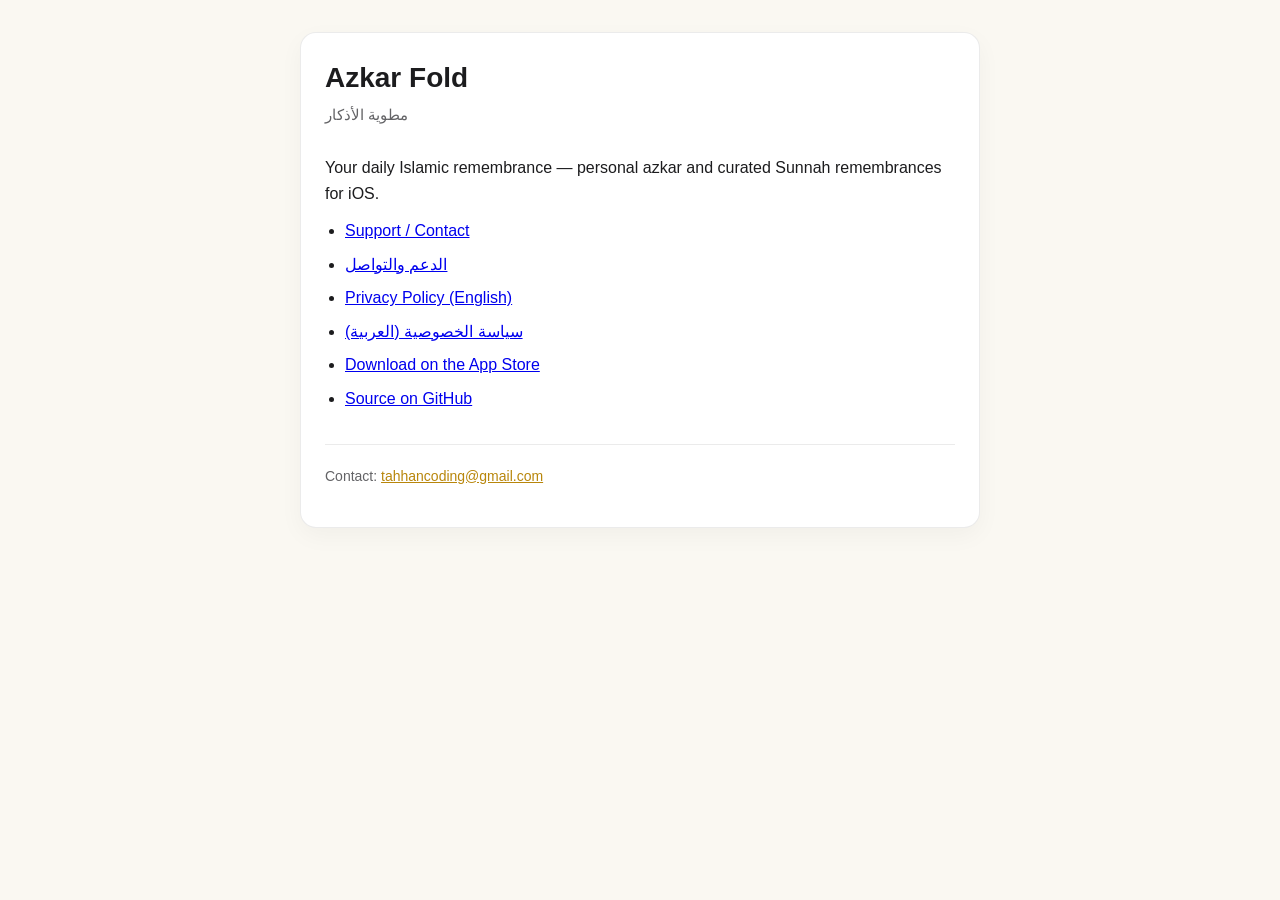
<file: docs/index.html>
<!DOCTYPE html>
<html lang="en">
<head>
    <meta charset="utf-8">
    <meta name="viewport" content="width=device-width, initial-scale=1">
    <title>Azkar Fold</title>
    <meta name="description" content="Azkar Fold — personal azkar and Sunnah remembrances">
    <link rel="stylesheet" href="styles.css">
</head>
<body>
    <main class="page">
        <article class="card">
            <header>
                <h1 class="app-name">Azkar Fold</h1>
                <p class="subtitle">مطوية الأذكار</p>
            </header>

            <section>
                <p>Your daily Islamic remembrance — personal azkar and curated Sunnah remembrances for iOS.</p>
                <ul>
                    <li><a href="support.html">Support / Contact</a></li>
                    <li><a href="support-ar.html">الدعم والتواصل</a></li>
                    <li><a href="privacy-policy.html">Privacy Policy (English)</a></li>
                    <li><a href="privacy-policy-ar.html">سياسة الخصوصية (العربية)</a></li>
                    <li><a href="https://apps.apple.com/app/id6745419190">Download on the App Store</a></li>
                    <li><a href="https://github.com/TahhanCoding/Azkar-Fold">Source on GitHub</a></li>
                </ul>
            </section>

            <footer>
                <p>Contact: <a href="mailto:tahhancoding@gmail.com">tahhancoding@gmail.com</a></p>
            </footer>
        </article>
    </main>
</body>
</html>
</file>
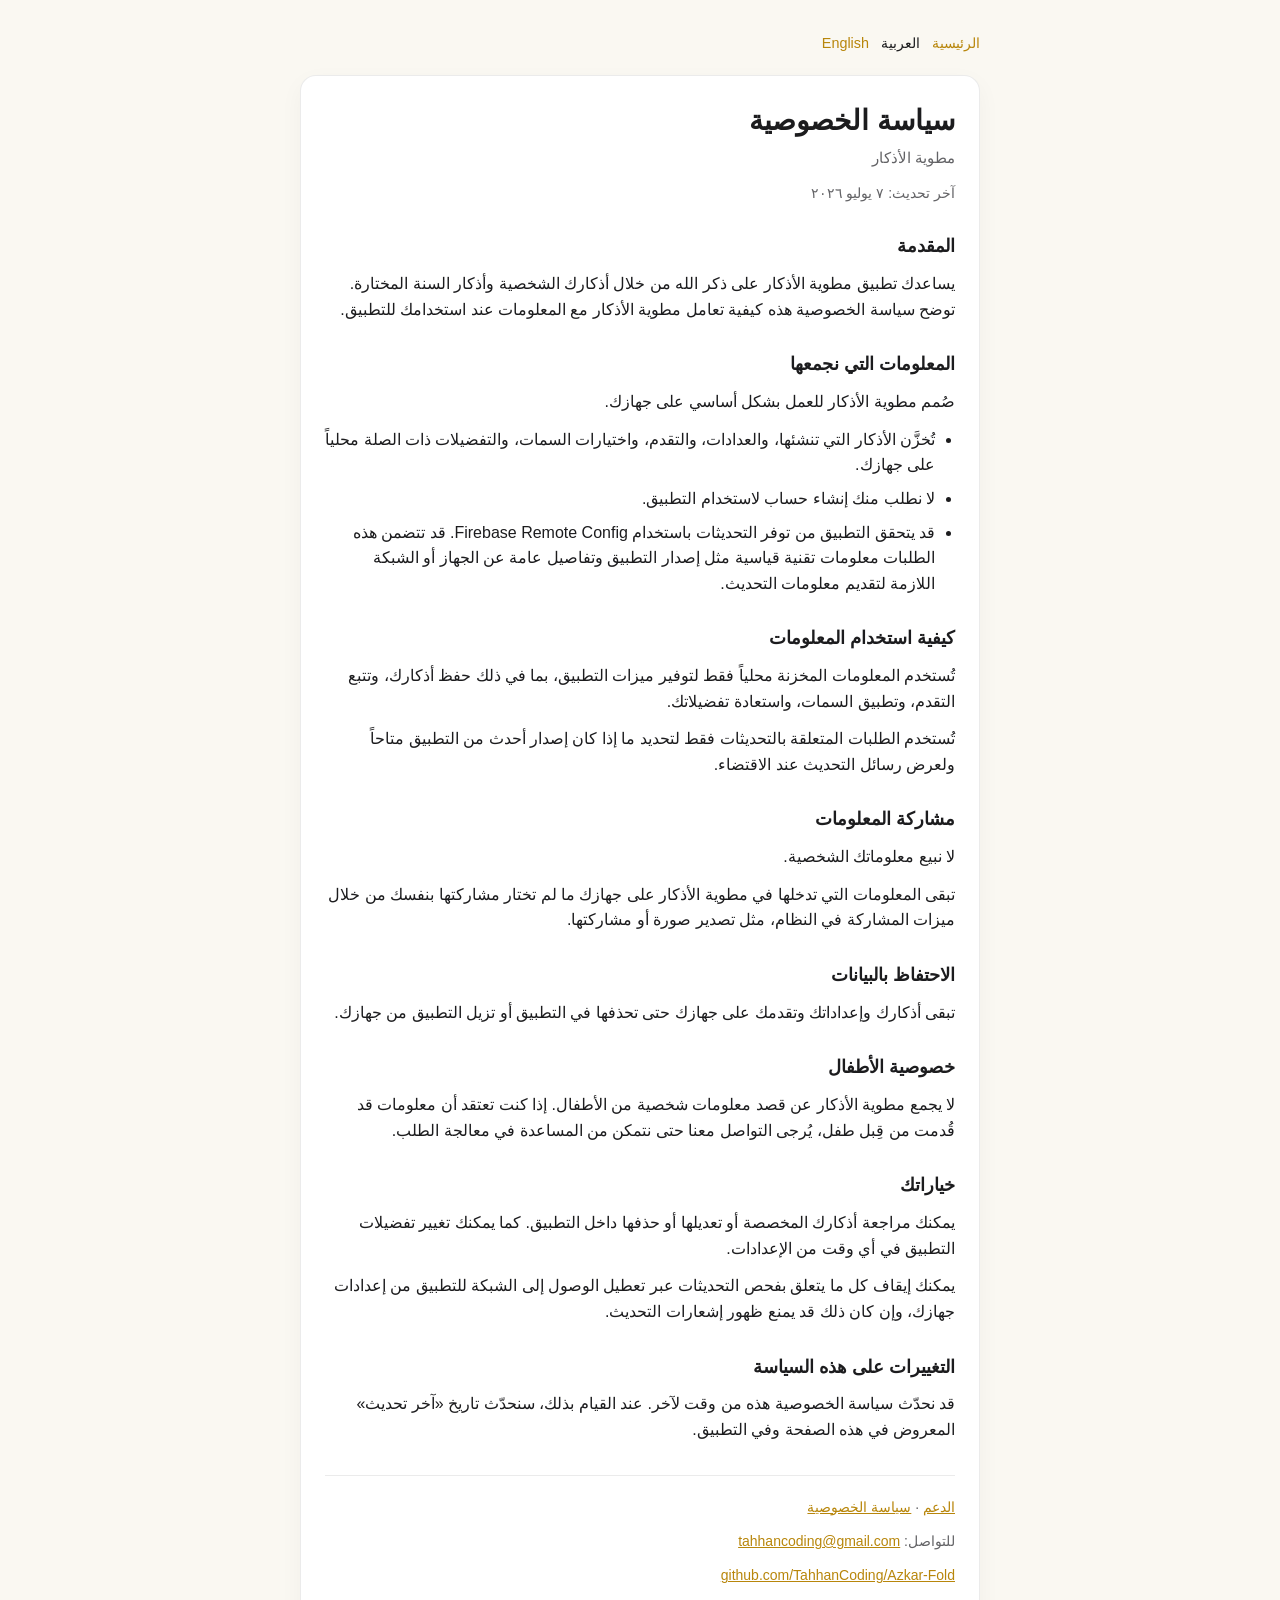
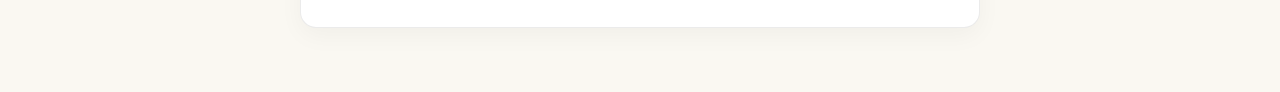
<file: docs/privacy-policy-ar.html>
<!DOCTYPE html>
<html lang="ar" dir="rtl">
<head>
    <meta charset="utf-8">
    <meta name="viewport" content="width=device-width, initial-scale=1">
    <title>سياسة الخصوصية — مطوية الأذكار</title>
    <meta name="description" content="سياسة الخصوصية لتطبيق مطوية الأذكار">
    <link rel="stylesheet" href="styles.css">
    <link rel="alternate" hreflang="en" href="privacy-policy.html">
    <link rel="alternate" hreflang="ar" href="privacy-policy-ar.html">
</head>
<body class="rtl">
    <main class="page">
        <nav class="top-links" aria-label="اللغة">
            <a href="privacy-policy.html">English</a>
            <span>العربية</span>
            <a href="index.html">الرئيسية</a>
        </nav>

        <article class="card">
            <header>
                <h1 class="app-name">سياسة الخصوصية</h1>
                <p class="subtitle">مطوية الأذكار</p>
                <p class="updated">آخر تحديث: ٧ يوليو ٢٠٢٦</p>
            </header>

            <section>
                <h2>المقدمة</h2>
                <p>يساعدك تطبيق مطوية الأذكار على ذكر الله من خلال أذكارك الشخصية وأذكار السنة المختارة. توضح سياسة الخصوصية هذه كيفية تعامل مطوية الأذكار مع المعلومات عند استخدامك للتطبيق.</p>
            </section>

            <section>
                <h2>المعلومات التي نجمعها</h2>
                <p>صُمم مطوية الأذكار للعمل بشكل أساسي على جهازك.</p>
                <ul>
                    <li>تُخزَّن الأذكار التي تنشئها، والعدادات، والتقدم، واختيارات السمات، والتفضيلات ذات الصلة محلياً على جهازك.</li>
                    <li>لا نطلب منك إنشاء حساب لاستخدام التطبيق.</li>
                    <li>قد يتحقق التطبيق من توفر التحديثات باستخدام Firebase Remote Config. قد تتضمن هذه الطلبات معلومات تقنية قياسية مثل إصدار التطبيق وتفاصيل عامة عن الجهاز أو الشبكة اللازمة لتقديم معلومات التحديث.</li>
                </ul>
            </section>

            <section>
                <h2>كيفية استخدام المعلومات</h2>
                <p>تُستخدم المعلومات المخزنة محلياً فقط لتوفير ميزات التطبيق، بما في ذلك حفظ أذكارك، وتتبع التقدم، وتطبيق السمات، واستعادة تفضيلاتك.</p>
                <p>تُستخدم الطلبات المتعلقة بالتحديثات فقط لتحديد ما إذا كان إصدار أحدث من التطبيق متاحاً ولعرض رسائل التحديث عند الاقتضاء.</p>
            </section>

            <section>
                <h2>مشاركة المعلومات</h2>
                <p>لا نبيع معلوماتك الشخصية.</p>
                <p>تبقى المعلومات التي تدخلها في مطوية الأذكار على جهازك ما لم تختار مشاركتها بنفسك من خلال ميزات المشاركة في النظام، مثل تصدير صورة أو مشاركتها.</p>
            </section>

            <section>
                <h2>الاحتفاظ بالبيانات</h2>
                <p>تبقى أذكارك وإعداداتك وتقدمك على جهازك حتى تحذفها في التطبيق أو تزيل التطبيق من جهازك.</p>
            </section>

            <section>
                <h2>خصوصية الأطفال</h2>
                <p>لا يجمع مطوية الأذكار عن قصد معلومات شخصية من الأطفال. إذا كنت تعتقد أن معلومات قد قُدمت من قِبل طفل، يُرجى التواصل معنا حتى نتمكن من المساعدة في معالجة الطلب.</p>
            </section>

            <section>
                <h2>خياراتك</h2>
                <p>يمكنك مراجعة أذكارك المخصصة أو تعديلها أو حذفها داخل التطبيق. كما يمكنك تغيير تفضيلات التطبيق في أي وقت من الإعدادات.</p>
                <p>يمكنك إيقاف كل ما يتعلق بفحص التحديثات عبر تعطيل الوصول إلى الشبكة للتطبيق من إعدادات جهازك، وإن كان ذلك قد يمنع ظهور إشعارات التحديث.</p>
            </section>

            <section>
                <h2>التغييرات على هذه السياسة</h2>
                <p>قد نحدّث سياسة الخصوصية هذه من وقت لآخر. عند القيام بذلك، سنحدّث تاريخ «آخر تحديث» المعروض في هذه الصفحة وفي التطبيق.</p>
            </section>

            <footer>
                <p><a href="support-ar.html">الدعم</a> · <a href="privacy-policy-ar.html">سياسة الخصوصية</a></p>
                <p>للتواصل: <a href="mailto:tahhancoding@gmail.com">tahhancoding@gmail.com</a></p>
                <p><a href="https://github.com/TahhanCoding/Azkar-Fold">github.com/TahhanCoding/Azkar-Fold</a></p>
            </footer>
        </article>
    </main>
</body>
</html>
</file>
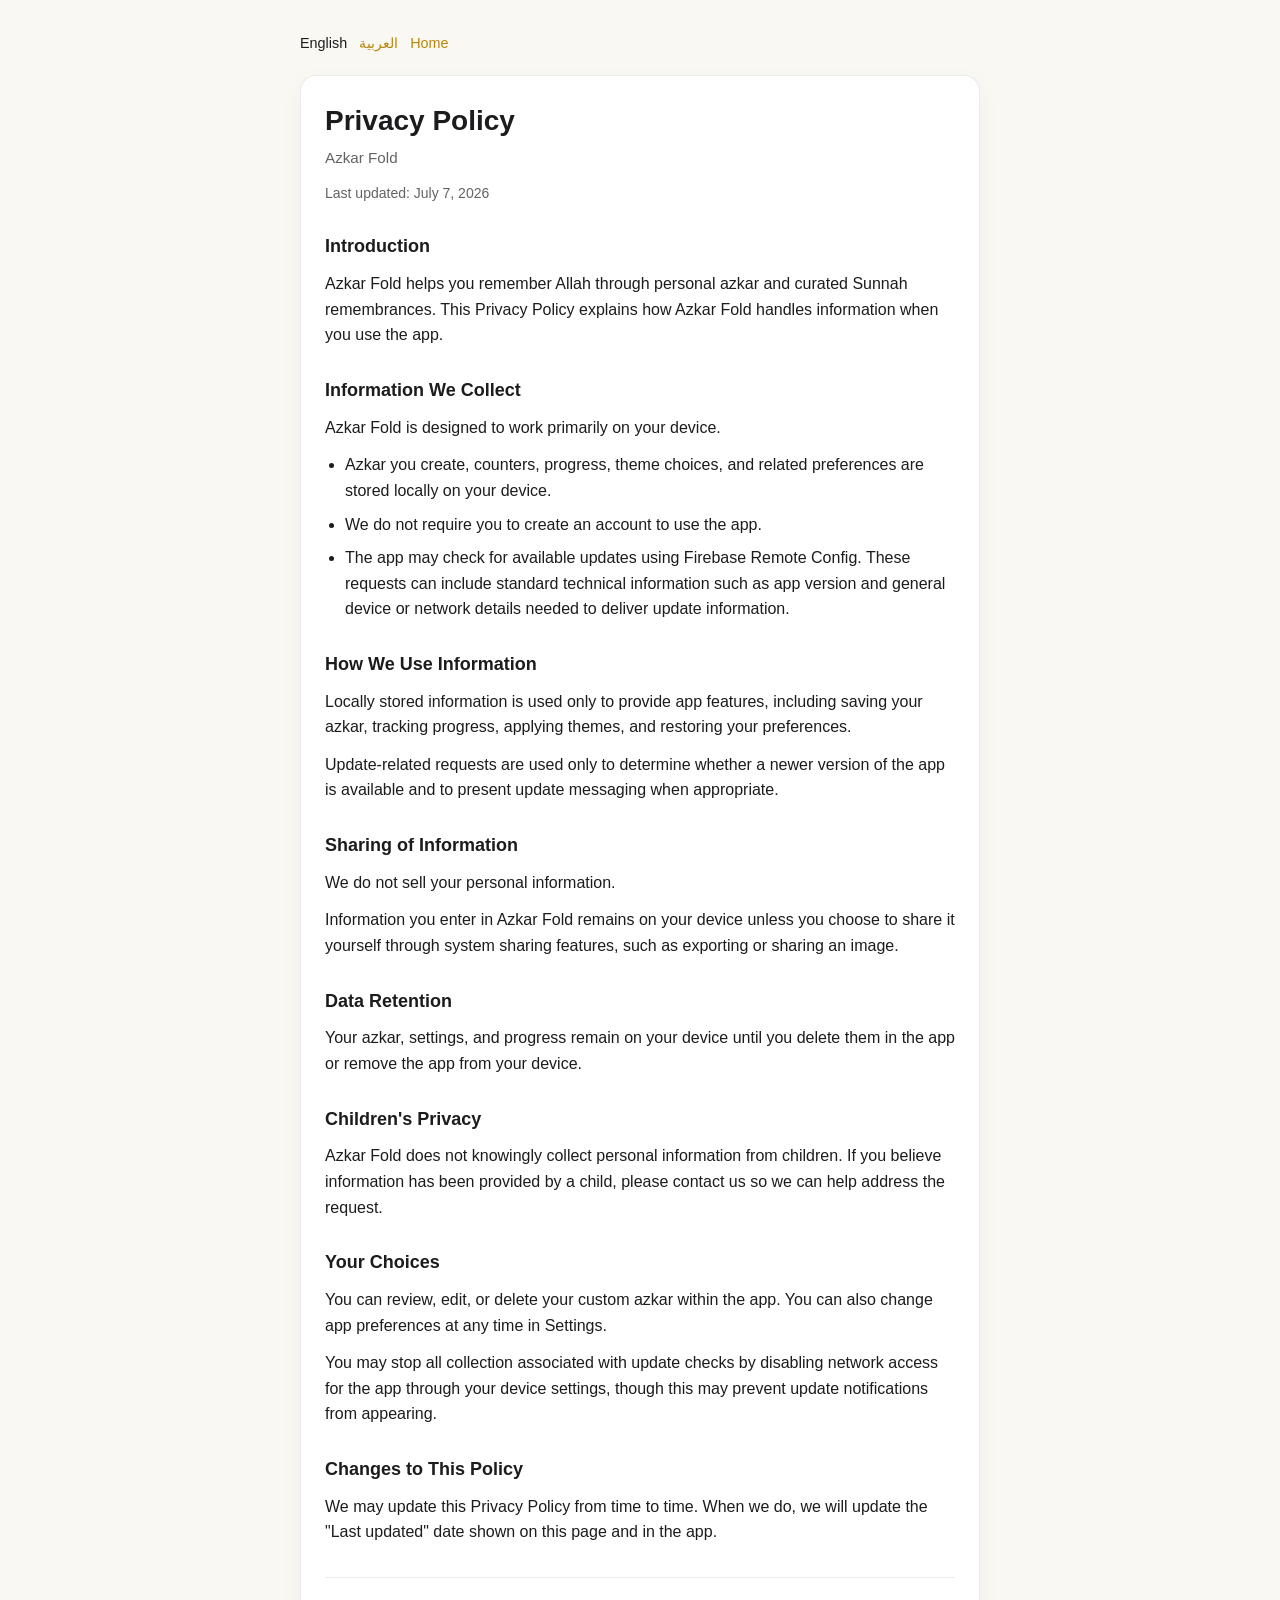
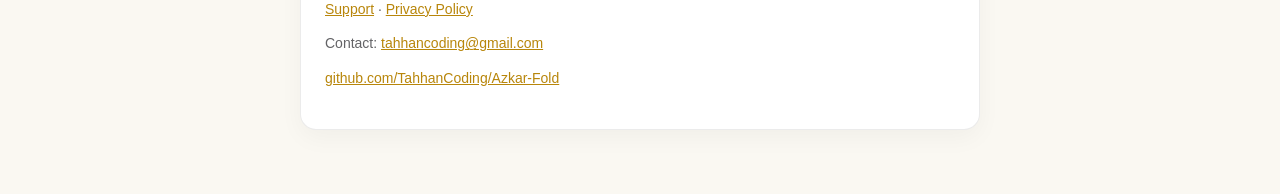
<file: docs/privacy-policy.html>
<!DOCTYPE html>
<html lang="en">
<head>
    <meta charset="utf-8">
    <meta name="viewport" content="width=device-width, initial-scale=1">
    <title>Privacy Policy — Azkar Fold</title>
    <meta name="description" content="Privacy Policy for Azkar Fold (مطوية الأذكار)">
    <link rel="stylesheet" href="styles.css">
    <link rel="alternate" hreflang="ar" href="privacy-policy-ar.html">
    <link rel="alternate" hreflang="en" href="privacy-policy.html">
</head>
<body>
    <main class="page">
        <nav class="top-links" aria-label="Language">
            <span>English</span>
            <a href="privacy-policy-ar.html">العربية</a>
            <a href="index.html">Home</a>
        </nav>

        <article class="card">
            <header>
                <h1 class="app-name">Privacy Policy</h1>
                <p class="subtitle">Azkar Fold</p>
                <p class="updated">Last updated: July 7, 2026</p>
            </header>

            <section>
                <h2>Introduction</h2>
                <p>Azkar Fold helps you remember Allah through personal azkar and curated Sunnah remembrances. This Privacy Policy explains how Azkar Fold handles information when you use the app.</p>
            </section>

            <section>
                <h2>Information We Collect</h2>
                <p>Azkar Fold is designed to work primarily on your device.</p>
                <ul>
                    <li>Azkar you create, counters, progress, theme choices, and related preferences are stored locally on your device.</li>
                    <li>We do not require you to create an account to use the app.</li>
                    <li>The app may check for available updates using Firebase Remote Config. These requests can include standard technical information such as app version and general device or network details needed to deliver update information.</li>
                </ul>
            </section>

            <section>
                <h2>How We Use Information</h2>
                <p>Locally stored information is used only to provide app features, including saving your azkar, tracking progress, applying themes, and restoring your preferences.</p>
                <p>Update-related requests are used only to determine whether a newer version of the app is available and to present update messaging when appropriate.</p>
            </section>

            <section>
                <h2>Sharing of Information</h2>
                <p>We do not sell your personal information.</p>
                <p>Information you enter in Azkar Fold remains on your device unless you choose to share it yourself through system sharing features, such as exporting or sharing an image.</p>
            </section>

            <section>
                <h2>Data Retention</h2>
                <p>Your azkar, settings, and progress remain on your device until you delete them in the app or remove the app from your device.</p>
            </section>

            <section>
                <h2>Children's Privacy</h2>
                <p>Azkar Fold does not knowingly collect personal information from children. If you believe information has been provided by a child, please contact us so we can help address the request.</p>
            </section>

            <section>
                <h2>Your Choices</h2>
                <p>You can review, edit, or delete your custom azkar within the app. You can also change app preferences at any time in Settings.</p>
                <p>You may stop all collection associated with update checks by disabling network access for the app through your device settings, though this may prevent update notifications from appearing.</p>
            </section>

            <section>
                <h2>Changes to This Policy</h2>
                <p>We may update this Privacy Policy from time to time. When we do, we will update the "Last updated" date shown on this page and in the app.</p>
            </section>

            <footer>
                <p><a href="support.html">Support</a> · <a href="privacy-policy.html">Privacy Policy</a></p>
                <p>Contact: <a href="mailto:tahhancoding@gmail.com">tahhancoding@gmail.com</a></p>
                <p><a href="https://github.com/TahhanCoding/Azkar-Fold">github.com/TahhanCoding/Azkar-Fold</a></p>
            </footer>
        </article>
    </main>
</body>
</html>
</file>
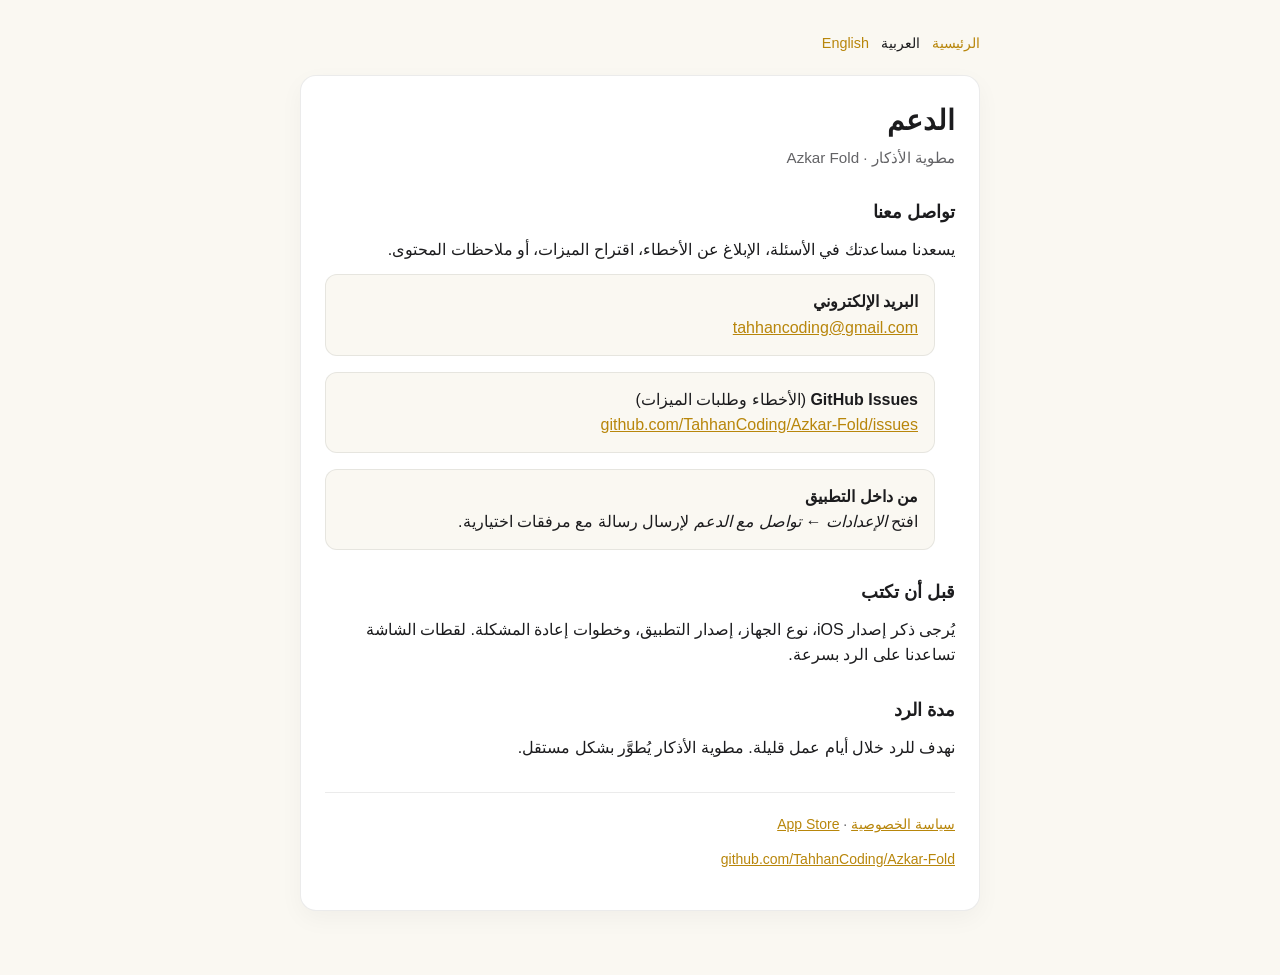
<file: docs/support-ar.html>
<!DOCTYPE html>
<html lang="ar" dir="rtl">
<head>
    <meta charset="utf-8">
    <meta name="viewport" content="width=device-width, initial-scale=1">
    <title>الدعم — مطوية الأذكار</title>
    <meta name="description" content="التواصل والدعم لتطبيق مطوية الأذكار">
    <link rel="stylesheet" href="styles.css">
    <link rel="alternate" hreflang="en" href="support.html">
    <link rel="alternate" hreflang="ar" href="support-ar.html">
</head>
<body class="rtl">
    <main class="page">
        <nav class="top-links" aria-label="اللغة">
            <a href="support.html">English</a>
            <span>العربية</span>
            <a href="index.html">الرئيسية</a>
        </nav>

        <article class="card">
            <header>
                <h1 class="app-name">الدعم</h1>
                <p class="subtitle">مطوية الأذكار · Azkar Fold</p>
            </header>

            <section>
                <h2>تواصل معنا</h2>
                <p>يسعدنا مساعدتك في الأسئلة، الإبلاغ عن الأخطاء، اقتراح الميزات، أو ملاحظات المحتوى.</p>
                <ul class="contact-list">
                    <li>
                        <strong>البريد الإلكتروني</strong><br>
                        <a href="mailto:tahhancoding@gmail.com">tahhancoding@gmail.com</a>
                    </li>
                    <li>
                        <strong>GitHub Issues</strong> (الأخطاء وطلبات الميزات)<br>
                        <a href="https://github.com/TahhanCoding/Azkar-Fold/issues">github.com/TahhanCoding/Azkar-Fold/issues</a>
                    </li>
                    <li>
                        <strong>من داخل التطبيق</strong><br>
                        افتح <em>الإعدادات ← تواصل مع الدعم</em> لإرسال رسالة مع مرفقات اختيارية.
                    </li>
                </ul>
            </section>

            <section>
                <h2>قبل أن تكتب</h2>
                <p>يُرجى ذكر إصدار iOS، نوع الجهاز، إصدار التطبيق، وخطوات إعادة المشكلة. لقطات الشاشة تساعدنا على الرد بسرعة.</p>
            </section>

            <section>
                <h2>مدة الرد</h2>
                <p>نهدف للرد خلال أيام عمل قليلة. مطوية الأذكار يُطوَّر بشكل مستقل.</p>
            </section>

            <footer>
                <p><a href="privacy-policy-ar.html">سياسة الخصوصية</a> · <a href="https://apps.apple.com/app/id6745419190">App Store</a></p>
                <p><a href="https://github.com/TahhanCoding/Azkar-Fold">github.com/TahhanCoding/Azkar-Fold</a></p>
            </footer>
        </article>
    </main>
</body>
</html>
</file>
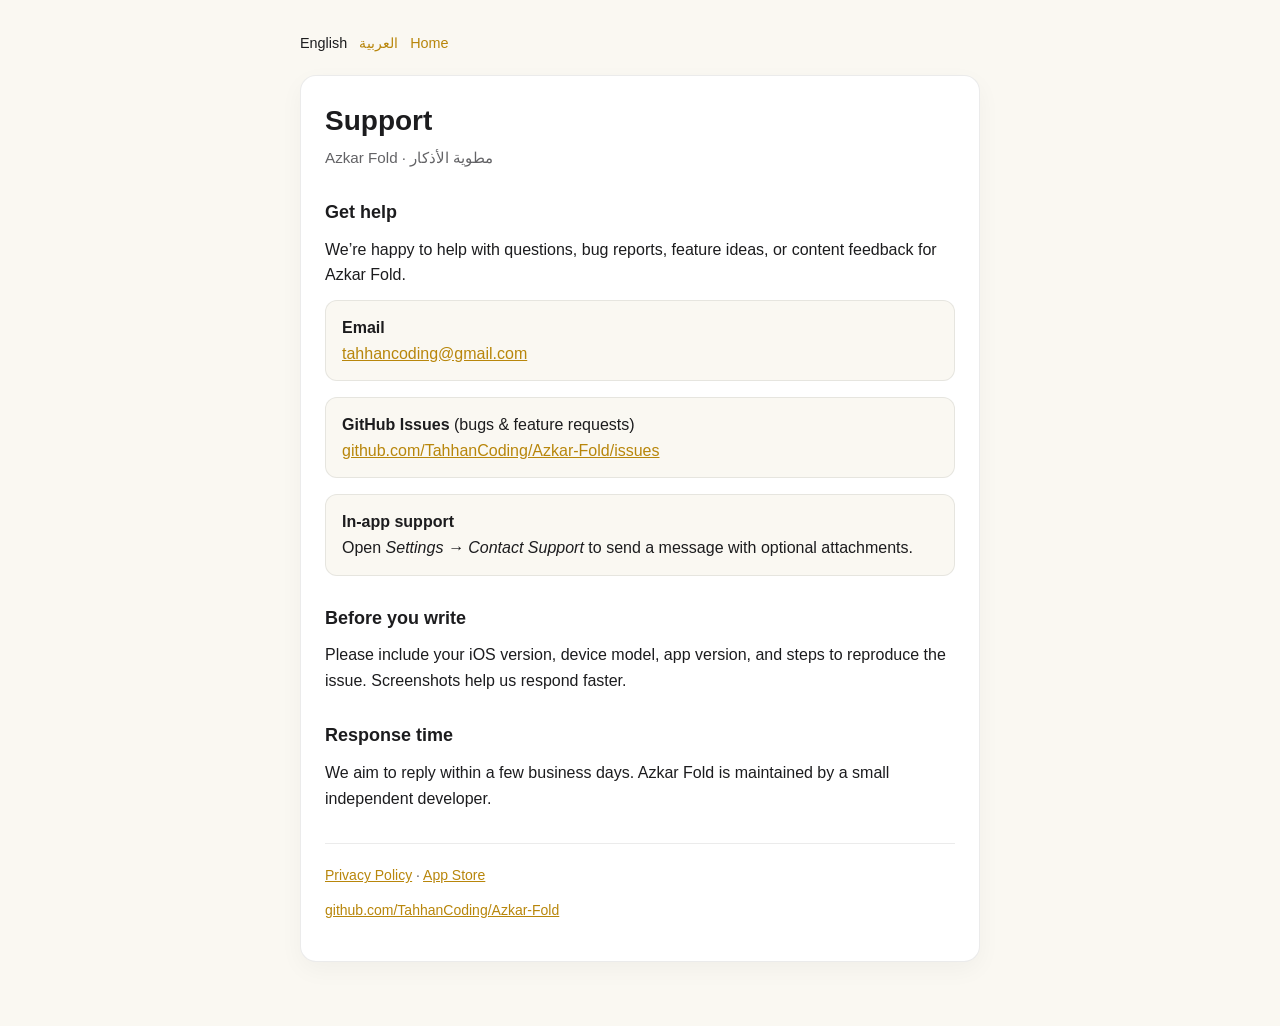
<file: docs/support.html>
<!DOCTYPE html>
<html lang="en">
<head>
    <meta charset="utf-8">
    <meta name="viewport" content="width=device-width, initial-scale=1">
    <title>Support — Azkar Fold</title>
    <meta name="description" content="Contact and support for Azkar Fold (مطوية الأذكار)">
    <link rel="stylesheet" href="styles.css">
    <link rel="alternate" hreflang="ar" href="support-ar.html">
    <link rel="alternate" hreflang="en" href="support.html">
</head>
<body>
    <main class="page">
        <nav class="top-links" aria-label="Language">
            <span>English</span>
            <a href="support-ar.html">العربية</a>
            <a href="index.html">Home</a>
        </nav>

        <article class="card">
            <header>
                <h1 class="app-name">Support</h1>
                <p class="subtitle">Azkar Fold · مطوية الأذكار</p>
            </header>

            <section>
                <h2>Get help</h2>
                <p>We’re happy to help with questions, bug reports, feature ideas, or content feedback for Azkar Fold.</p>
                <ul class="contact-list">
                    <li>
                        <strong>Email</strong><br>
                        <a href="mailto:tahhancoding@gmail.com">tahhancoding@gmail.com</a>
                    </li>
                    <li>
                        <strong>GitHub Issues</strong> (bugs &amp; feature requests)<br>
                        <a href="https://github.com/TahhanCoding/Azkar-Fold/issues">github.com/TahhanCoding/Azkar-Fold/issues</a>
                    </li>
                    <li>
                        <strong>In-app support</strong><br>
                        Open <em>Settings → Contact Support</em> to send a message with optional attachments.
                    </li>
                </ul>
            </section>

            <section>
                <h2>Before you write</h2>
                <p>Please include your iOS version, device model, app version, and steps to reproduce the issue. Screenshots help us respond faster.</p>
            </section>

            <section>
                <h2>Response time</h2>
                <p>We aim to reply within a few business days. Azkar Fold is maintained by a small independent developer.</p>
            </section>

            <footer>
                <p><a href="privacy-policy.html">Privacy Policy</a> · <a href="https://apps.apple.com/app/id6745419190">App Store</a></p>
                <p><a href="https://github.com/TahhanCoding/Azkar-Fold">github.com/TahhanCoding/Azkar-Fold</a></p>
            </footer>
        </article>
    </main>
</body>
</html>
</file>
<file: docs/styles.css>
:root {
    color-scheme: light dark;
    --bg: #faf8f2;
    --card: #ffffff;
    --text: #1c1c1e;
    --muted: #636366;
    --accent: #b8860b;
    --border: rgba(0, 0, 0, 0.08);
    --max-width: 720px;
}

@media (prefers-color-scheme: dark) {
    :root {
        --bg: #111111;
        --card: #1c1c1e;
        --text: #f2f2f7;
        --muted: #aeaeb2;
        --accent: #fad358;
        --border: rgba(255, 255, 255, 0.12);
    }
}

* {
    box-sizing: border-box;
}

body {
    margin: 0;
    font-family: -apple-system, BlinkMacSystemFont, "Segoe UI", Roboto, Helvetica, Arial, sans-serif;
    line-height: 1.6;
    color: var(--text);
    background: var(--bg);
}

.page {
    max-width: var(--max-width);
    margin: 0 auto;
    padding: 32px 20px 64px;
}

.card {
    background: var(--card);
    border: 1px solid var(--border);
    border-radius: 16px;
    padding: 28px 24px;
    box-shadow: 0 8px 24px rgba(0, 0, 0, 0.04);
}

header {
    margin-bottom: 28px;
}

.app-name {
    margin: 0 0 8px;
    font-size: 1.75rem;
    line-height: 1.2;
}

.subtitle {
    margin: 0;
    color: var(--muted);
    font-size: 0.95rem;
}

.updated {
    margin-top: 12px;
    color: var(--muted);
    font-size: 0.875rem;
}

nav.top-links {
    display: flex;
    flex-wrap: wrap;
    gap: 12px;
    margin-bottom: 20px;
    font-size: 0.9rem;
}

nav.top-links a {
    color: var(--accent);
    text-decoration: none;
}

nav.top-links a:hover {
    text-decoration: underline;
}

section {
    margin-top: 28px;
}

section:first-of-type {
    margin-top: 0;
}

h2 {
    margin: 0 0 10px;
    font-size: 1.125rem;
}

p {
    margin: 0 0 12px;
}

ul {
    margin: 0;
    padding-left: 1.25rem;
}

li + li {
    margin-top: 8px;
}

.contact-list {
    list-style: none;
    padding: 0;
}

.contact-list li {
    margin-top: 16px;
    padding: 14px 16px;
    border: 1px solid var(--border);
    border-radius: 12px;
    background: var(--bg);
}

.contact-list li:first-child {
    margin-top: 0;
}

.contact-list a {
    color: var(--accent);
    word-break: break-word;
}

footer {
    margin-top: 32px;
    padding-top: 20px;
    border-top: 1px solid var(--border);
    color: var(--muted);
    font-size: 0.875rem;
}

footer a {
    color: var(--accent);
}

body.rtl {
    direction: rtl;
}

body.rtl ul {
    padding-right: 1.25rem;
    padding-left: 0;
}

body.rtl nav.top-links {
    flex-direction: row-reverse;
    justify-content: flex-end;
}
</file>
